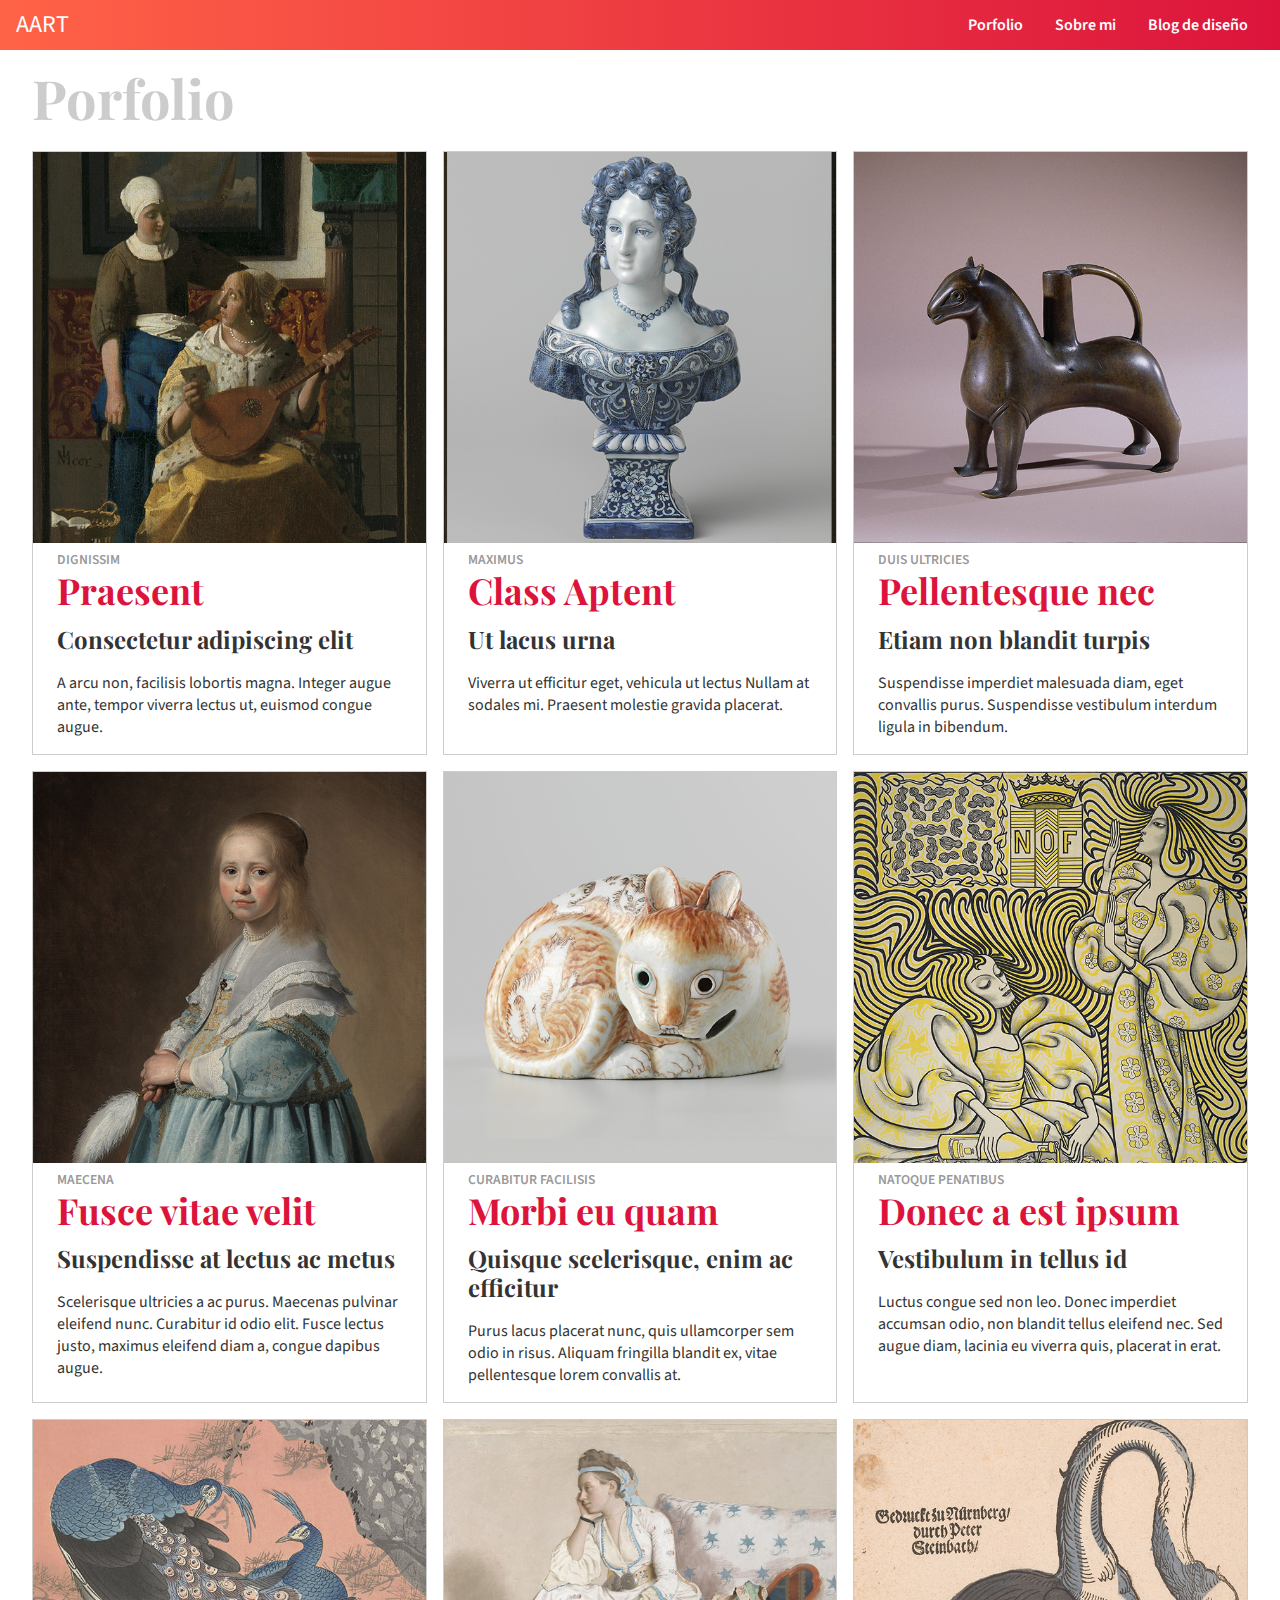
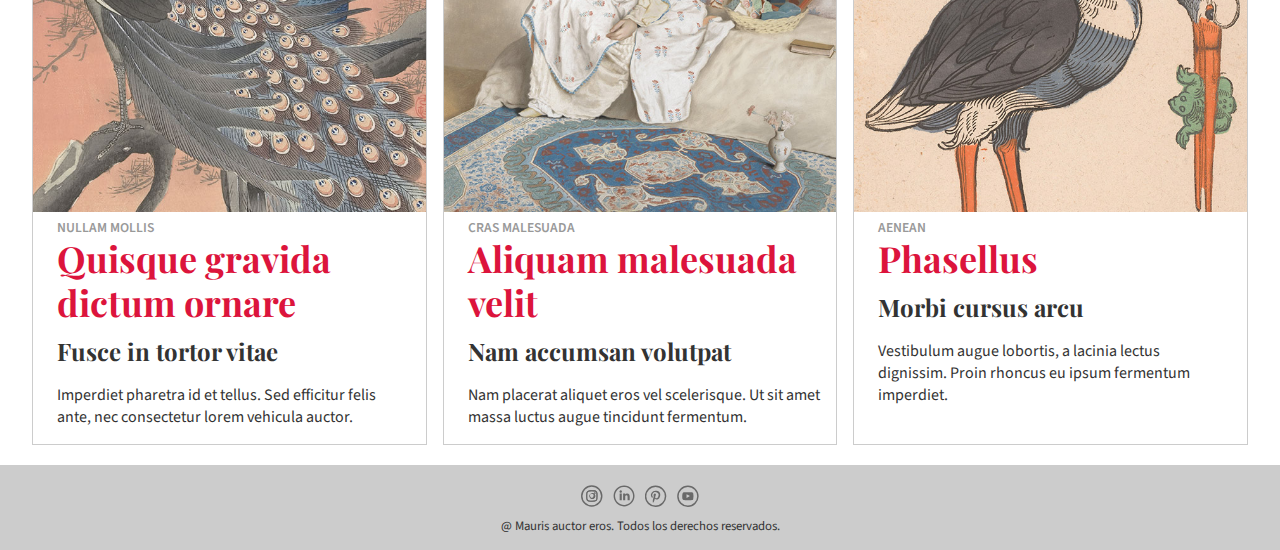
<file: index.html>
<!doctype html>
<html lang="es">
  
  <head>
    <title>Porfolio</title>
    <meta charset="UTF-8">
    <meta name="viewport" content="width=device-width, initial-scale=1">
    <link href="CSS/navbar.css" rel="stylesheet" type="text/css">
    <link href="CSS/porfolio.css" rel="stylesheet" type="text/css">
    
  </head>
    
   <body>
       
    <header class="top-nav">
      <div id="brand">
        AART
      </div>
        
      <input id="menu-toggle" type="checkbox" />
      <label class="menu-button-container" for="menu-toggle">
      <div class="menu-button"></div>
      </label>
      
        <ul class="menu">
          <li><a href="index.html">Porfolio</a></li>
          <li><a href="sobre_mi.html">Sobre mi</a></li>
          <li><a href="">Blog de diseño</a></li>
        </ul>
     </header>

    <h1>Porfolio</h1>
 
    <section class="container">
    
     <a class="elemento uno" href="trabajo1.html">
       <div>
         <img src="images/veermer_home.jpg" alt="cuadro Veermer">
         <h4 class="overline">dignissim</h4>
         <h2 class="interactivo">Praesent</h2>
         <h3>Consectetur adipiscing elit</h3>
         <p> A arcu non, facilisis lobortis magna. Integer augue ante, tempor viverra lectus ut, euismod congue augue.</p>
       </div>
     </a>
        
     <a class="elemento dos" href="trabajo1.html">
        <div>
          <img src="images/porcelana_home.jpg" alt="porcelana de Class Aptent">
          <h4 class="overline">maximus</h4> 
          <h2 class="interactivo">Class Aptent</h2>
          <h3>Ut lacus urna</h3>
          <p>Viverra ut efficitur eget, vehicula ut lectus Nullam at sodales mi. Praesent molestie gravida placerat.</p>
        </div>
     </a>
        
      <a class="elemento tres" href="trabajo1.html">
         <div>
          <img src="images/figura_home.jpg" alt="Duis ultricies de Pellentesque nec">
          <h4 class="overline">Duis ultricies</h4> 
          <h2 class="interactivo">Pellentesque nec</h2>
          <h3>Etiam non blandit turpis</h3>
          <p>Suspendisse imperdiet malesuada diam, eget convallis purus. Suspendisse vestibulum interdum ligula in bibendum.</p>
         </div>
      </a>
        
      <a class="elemento cuatro" href="trabajo1.html">
          <div>
            <img src="images/retrato_home.jpg" alt="Fusce vitae velit">
            <h4 class="overline">Maecena</h4> 
            <h2> Fusce vitae velit</h2>
            <h3>Suspendisse at lectus ac metus</h3>
            <p>Scelerisque ultricies a ac purus. Maecenas pulvinar eleifend nunc. Curabitur id odio elit. Fusce lectus justo, maximus eleifend diam a, congue dapibus augue. </p>
         </div>
      </a>
        
       <a class="elemento cinco" href="trabajo1.html">
        <div><img src="images/gato_home.jpg" alt="Curabitur facilisis">
         <h4 class="overline">Curabitur facilisis</h4>
         <h2>Morbi eu quam</h2>
         <h3>Quisque scelerisque, enim ac efficitur</h3><p>Purus lacus placerat nunc, quis ullamcorper sem odio in risus. Aliquam fringilla blandit ex, vitae pellentesque lorem convallis at. </p>
        </div>
       </a>
        
       <a class="elemento seis" href="trabajo1.html">
         <div>
           <img src="images/joya_home.jpg" alt="natoque penatibus">
           <h4 class="overline">natoque penatibus</h4>
           <h2>Donec a est ipsum</h2>
           <h3>Vestibulum in tellus id </h3>
           <p>Luctus congue sed non leo. Donec imperdiet accumsan odio, non blandit tellus eleifend nec. Sed augue diam, lacinia eu viverra quis, placerat in erat.</p>
         </div>
       </a>
        
       <a class="elemento siete" href="trabajo1.html">
         <div>
           <img src="images/pavos_home.jpg" alt="Nullam mollis">
           <h4 class="overline">Nullam mollis</h4>
           <h2>Quisque gravida dictum ornare</h2>
           <h3>Fusce in tortor vitae </h3>
           <p>Imperdiet pharetra id et tellus. Sed efficitur felis ante, nec consectetur lorem vehicula auctor.</p></div></a>
       
        <a class="elemento ocho" href="trabajo1.html">
          <div>
            <img src="images/oriental_home.jpg" alt="Cras malesuada">
            <h4 class="overline">Cras malesuada</h4>
            <h2>Aliquam malesuada velit</h2>
            <h3>Nam accumsan volutpat </h3>
            <p>Nam placerat aliquet eros vel scelerisque. Ut sit amet massa luctus augue tincidunt fermentum.</p>
         </div>
        </a>
        
       <a class="elemento nueve" href="trabajo1.html">
         <div>
            <img src="images/pelicano_home.jpg" alt="Aenean">
            <h4 class="overline">Aenean</h4>
            <h2>Phasellus</h2>
            <h3>Morbi cursus arcu</h3>
            <p> Vestibulum augue lobortis, a lacinia lectus dignissim. Proin rhoncus eu ipsum fermentum imperdiet. </p>
         </div>
        </a>
        
      </section>
       
      <footer>
        <p><img src="images/icono_instagram.svg" alt="Instagram"/><img src="images/icono_linkedin.svg" alt="Linkedin"/><img src="images/icono_pinterest.svg" alt="Pinterest"/><img src="images/icono_youtube.svg" alt="Youtube"/><br>@  Mauris auctor eros. Todos los derechos reservados.</p>
       </footer>
        
    </body>
</html>
</file>
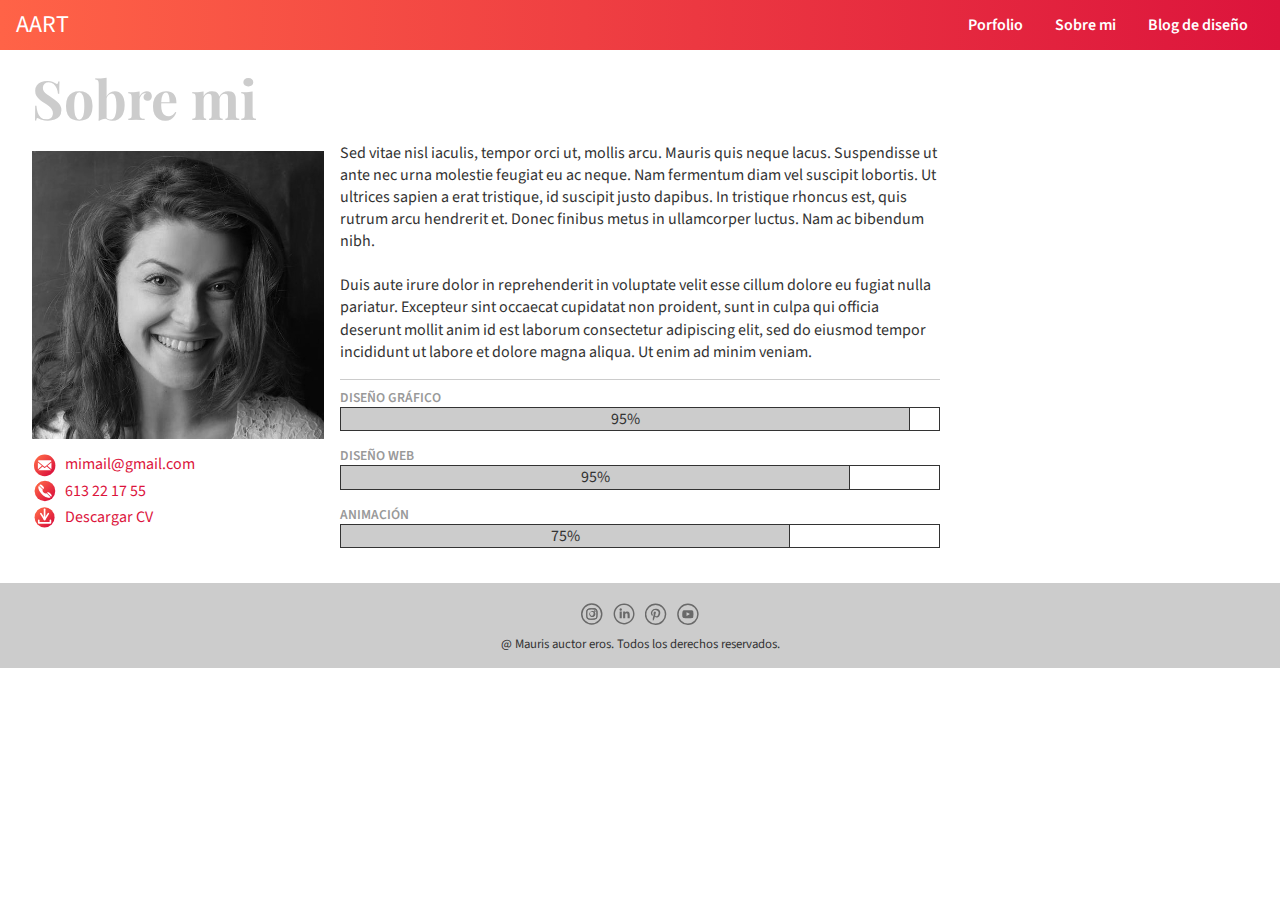
<file: sobre_mi.html>
<!doctype html>
<html lang="es">

<head>
  <meta charset="UTF-8">
  <title>Sobre mi</title>
  <meta name="viewport" content="width=device-width, initial-scale=1">
   <link href="CSS/navbar.css" rel="stylesheet" type="text/css">
   <link href="CSS/porfolio.css" rel="stylesheet" type="text/css">
   <link href="CSS/sobre-mi.css" rel="stylesheet" type="text/css">
 </head>
    
<body>
    
    <header class="top-nav">
        
      <div id="brand">
        AART
      </div>
        
      <input id="menu-toggle" type="checkbox" />
      <label class="menu-button-container" for="menu-toggle">
      <div class="menu-button"></div>
      </label>
      
        <ul class="menu">
          <li><a href="index.html">Porfolio</a></li>
          <li><a href="sobre_mi.html">Sobre mi</a></li>
          <li><a href="">Blog de diseño</a></li>
        </ul>
        
     </header>
    
     <h1>Sobre mi</h1>

    <section class="container">
      
    <div class="primera">
      <img src="images/foto-perfil.jpg"  alt=""/>
      <p><a href=""><img class="icono" src="images/mail.svg" alt=""/> mimail@gmail.com</a><br><a href="tel:613 22 17 55"><img class="icono" src="images/tel.svg" alt=""/> 613 22 17 55</a><br><a href=""><img class="icono" src="images/descargar.svg" alt=""/> Descargar CV</a></p>     
    </div>
        
    <div class="segunda">  
     
       <p id="primer">Sed vitae nisl iaculis, tempor orci ut, mollis arcu. Mauris quis neque lacus. Suspendisse ut ante nec urna molestie feugiat eu ac neque. Nam fermentum diam vel suscipit lobortis. Ut ultrices sapien a erat tristique, id suscipit justo dapibus. In tristique rhoncus est, quis rutrum arcu hendrerit et. Donec finibus metus in ullamcorper luctus. Nam ac bibendum nibh.</p> 
       <p>Duis aute irure dolor in reprehenderit in voluptate velit esse cillum dolore eu fugiat nulla pariatur. Excepteur sint occaecat cupidatat non proident, sunt in culpa qui officia deserunt mollit anim id est laborum consectetur adipiscing elit, sed do eiusmod tempor incididunt ut labore et dolore magna aliqua. Ut enim ad minim veniam.</p>
    
      <hr>

      <h4 class="overline">Diseño Gráfico</h4>

      <table>
          <tr>
            <td class="grafico">95%</td>
            <td></td>
          </tr>
      </table>

      <h4 class="overline">Diseño Web</h4>

      <table>
          <tr>
            <td class="web">95%</td>
            <td></td>
          </tr>
      </table>

      <h4 class="overline">Animación</h4>

      <table>
          <tr>
            <td class="animacion">75%</td>
            <td></td>
          </tr>
      </table>
         
    </div>
        
   </section>
    
    <footer>
        
      <p><img src="images/icono_instagram.svg" alt="Instagram"/><img src="images/icono_linkedin.svg" alt="Linkedin"/><img src="images/icono_pinterest.svg" alt="Pinterest"/><img src="images/icono_youtube.svg" alt="Youtube"/><br>@  Mauris auctor eros. Todos los derechos reservados.</p>
        
    </footer>
    
  </body>
    
</html>
</file>
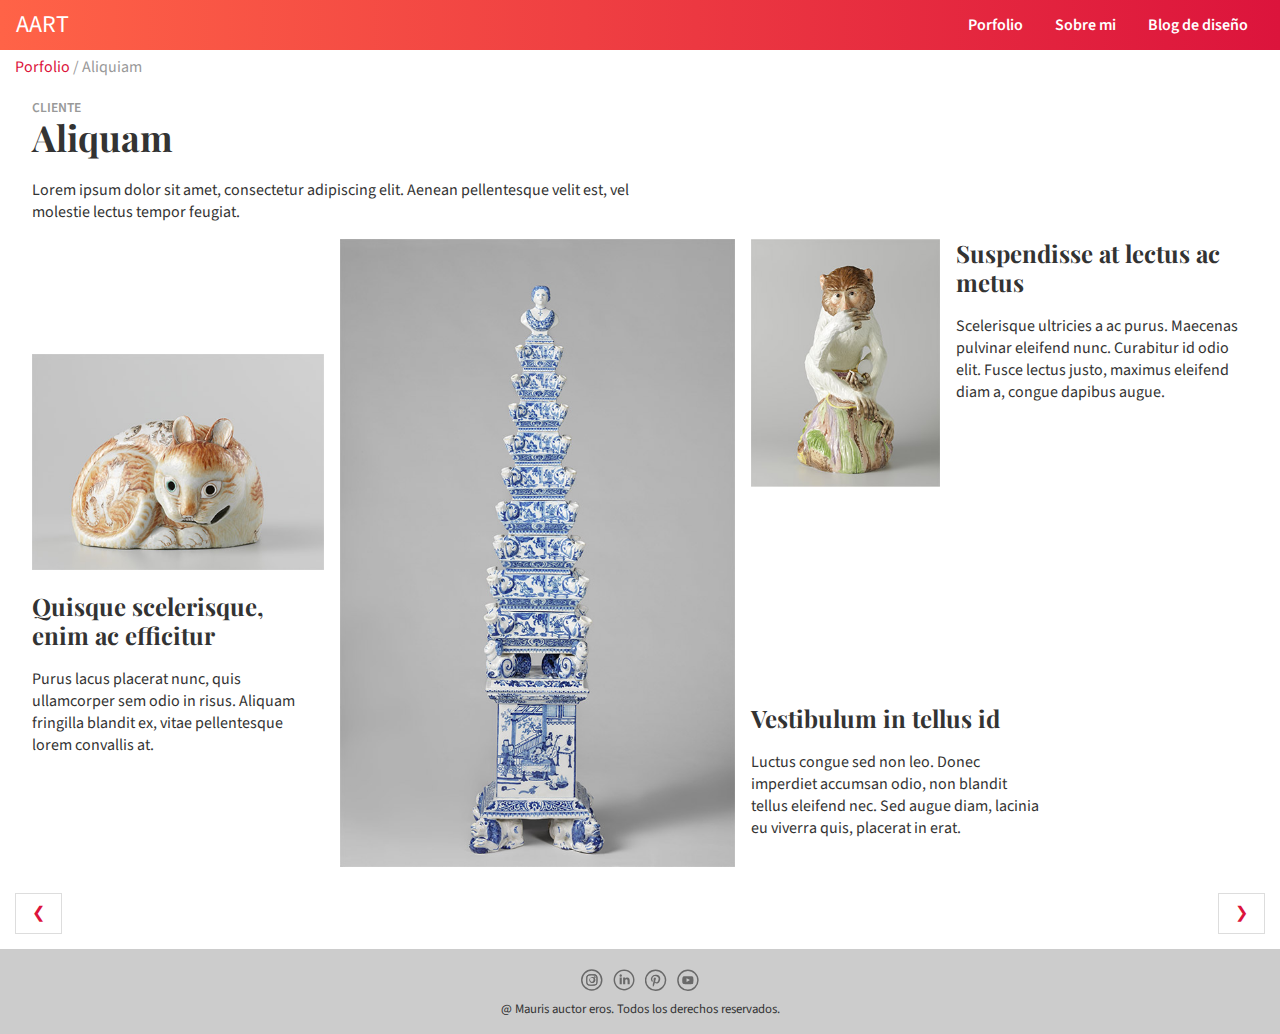
<file: trabajo1.html>
<!doctype html>
<html lang="es">

<head>
  <meta charset="UTF-8">
  <title>Trabajo 1</title>
  <meta name="viewport" content="width=device-width, initial-scale=1">
  <link href="CSS/navbar.css" rel="stylesheet" type="text/css">
  <link href="CSS/porfolio.css" rel="stylesheet" type="text/css">
  <link href="CSS/trabajo1.css" rel="stylesheet" type="text/css">
 </head>
    
  <body>
    <header class="top-nav">
      <div id="brand">
        AART
      </div>
        
      <input id="menu-toggle" type="checkbox" />
      <label class="menu-button-container" for="menu-toggle">
      <div class="menu-button"></div>
      </label>
      
        <ul class="menu">
          <li><a href="index.html">Porfolio</a></li>
          <li><a href="sobre_mi.html">Sobre mi</a></li>
          <li><a href="">Blog de diseño</a></li>
        </ul>
     </header>
     <p class="ruta"><a href="index.html">Porfolio</a> / Aliquiam</p>

     <section class="container">

       <div class="cliente introduccion">
         <h4 class="overline">cliente</h4>
         <h2>Aliquam</h2>
         <p>Lorem ipsum dolor sit amet, consectetur adipiscing elit. Aenean pellentesque velit est, vel molestie lectus tempor feugiat.</p> 
        </div>      

       <div class="gato">
         <img src="images/gato.jpg" alt="cuadro Veermer">
        </div>

       <div class="textogato">
         <h3>Quisque scelerisque, enim ac efficitur</h3>
         <p>Purus lacus placerat nunc, quis ullamcorper sem odio in risus. Aliquam fringilla blandit ex, vitae pellentesque lorem convallis at. </p>
       </div>

       <div class="torre">
         <img src="images/Torre.jpg" alt="porcelana de Class Aptent">
        </div>

       <div class="textotorre">
         <h3>Vestibulum in tellus id </h3>
         <p> Luctus congue sed non leo. Donec imperdiet accumsan odio, non blandit tellus eleifend nec. Sed augue diam, lacinia eu viverra quis, placerat in erat. </p>
       </div>

       <div class="mono">
         <img src="images/mono.jpg" alt="Duis ultricies de Pellentesque nec">
       </div>

       <div class="textomono">
         <h3>Suspendisse at lectus ac metus</h3>
         <p>Scelerisque ultricies a ac purus. Maecenas pulvinar eleifend nunc. Curabitur id odio elit. Fusce lectus justo, maximus eleifend diam a, congue dapibus augue. </p>
       </div>
         
     </section>
      
      <div class="pagination">
        <div><a class="pag" href="#">❮</a></div>
        <div><a class="pag" href="#">❯</a></div>
      </div>
      
    <footer>
        <p><img src="images/icono_instagram.svg" alt="Instagram"/><img src="images/icono_linkedin.svg" alt="Linkedin"/><img src="images/icono_pinterest.svg" alt="Pinterest"/><img src="images/icono_youtube.svg" alt="Youtube"/><br>@  Mauris auctor eros. Todos los derechos reservados.</p>
     </footer>
        
    </body>
</html>
</file>
<file: CSS/navbar.css>
@charset "UTF-8";
/* CSS Document */
html, body {
  margin: 0;
  height: 100%;
  color: #333;
}
#brand{font-size:1.5em;}

.top-nav {
  

  display: flex;
  flex-direction: row;
  align-items: center;
  justify-content: space-between;
  background-color: #00BAF0;
  background: linear-gradient(to right, tomato, Crimson);
  /* W3C, IE 10+/ Edge, Firefox 16+, Chrome 26+, Opera 12+, Safari 7+ */
  color: #FFF;
  height: 50px;
  padding: 1em;

}

.menu {
  display: flex;
  flex-direction: row;
  list-style-type: none;
  margin: 0;
  padding: 0;
}

.menu > li {
  margin: 0 1rem;
  overflow: hidden;
    font-weight:600;
}

.menu > li a:link,.menu > li a:visited{
color:white;
text-decoration: none;
}

.menu > li a:hover{
color:rgba(255, 255, 255, 0.5);

}
.menu-button-container {
  display: none;
  height: 100%;
  width: 30px;
  cursor: pointer;
  flex-direction: column;
  justify-content: center;
  align-items: center;
}

#menu-toggle {
  display: none;
}

.menu-button,
.menu-button::before,
.menu-button::after {
  display: block;
  background-color: #fff;
  position: absolute;
  height: 4px;
  width: 30px;
  transition: transform 400ms cubic-bezier(0.23, 1, 0.32, 1);
  border-radius: 2px;
}

.menu-button::before {
  content: '';
  margin-top: -8px;
}

.menu-button::after {
  content: '';
  margin-top: 8px;
}

#menu-toggle:checked + .menu-button-container .menu-button::before {
  margin-top: 0px;
  transform: rotate(405deg);
}

#menu-toggle:checked + .menu-button-container .menu-button {
  background: rgba(255, 255, 255, 0);
}

#menu-toggle:checked + .menu-button-container .menu-button::after {
  margin-top: 0px;
  transform: rotate(-405deg);
}
@media (max-width: 700px) {
  .menu-button-container {
    display: flex;
  }
  .menu {
    position: absolute;
    top: 0;
    margin-top: 50px;
    left: 0;
    flex-direction: column;
    width: 100%;
    justify-content: center;
    align-items: center;
  }
  #menu-toggle ~ .menu li {
    height: 0;
    margin: 0;
    padding: 0;
    border: 0;
    transition: height 400ms cubic-bezier(0.23, 1, 0.32, 1);
  }
  #menu-toggle:checked ~ .menu li {
    border: 1px solid #333;
    height: 2.5em;
    padding: 0.5em;
    transition: height 400ms cubic-bezier(0.23, 1, 0.32, 1);
  }
  .menu > li {
    display: flex;
    justify-content: center;
    margin: 0;
    padding: 0.5em 0;
    width: 100%;
    color: white;
    background-color: #222;
  }
  .menu > li:not(:last-child) {
    border-bottom: 1px solid #444;
  }
</file>
<file: CSS/porfolio.css>
@charset "UTF-8";
/* CSS Document */
@import url('https://fonts.googleapis.com/css2?family=Playfair+Display:wght@600&family=Source+Sans+Pro:wght@400;600&display=swap');


html, body, div, span, object, iframe,
h1, h2, h3, h4, h5, h6, p, blockquote, pre,
abbr, address, cite, code,
del, dfn, em, img, ins, kbd, q, samp,
small, strong, sub, sup, var,
b, i,
dl, dt, dd, ol, ul, li,
fieldset, form, label, legend,
table, caption, tbody, tfoot, thead, tr, th, td,
article, aside, canvas, details, figcaption, figure, 
footer, header, hgroup, menu, nav, section, summary,
time, mark, audio, video {
  margin:0;
  padding:0;
  border:0;
  outline:0;
  font-size:100%;
  vertical-align:baseline;
  background:transparent;
}

* {
  box-sizing: border-box;
}

html, body {
  font: 16px/1.4 'Source Sans Pro', sans-serif; color:#333;
}

a:link, a:visited{
  text-decoration: none;
  color:crimson;
}

a:hover{
  color:rgba(220, 20, 60, 0.5);
}

a:active{
  color:crimson;
}

h1 {
  font-family: 'Playfair Display', serif;
  font-size: 3.38rem;
  line-height: 1.22em;    
  padding-top: 0.278em;
  text-align: left;
  color:#ccc;
  margin-left: 32px
}

h2 {
  font-family: 'Playfair Display', serif;
  font-size: 2.25em;
  line-height: 1.22em;
  padding-top: 0.278em;
  margin-bottom: 0.333em;
}

h3 {
  font-family: 'Playfair Display', serif;
  font-size: 1.50em;
  line-height: 1.2em;
  margin-bottom: 0.5em;
}

p {
  font-size: 1.00em;
  line-height: 1.38em;
  padding-top: 0.375em;
  margin-bottom: 1.00em;
}
.interactivo {
  color:crimson; 
}

h4.overline{
  font-size:0.85em;
  color:#999;
  margin-bottom:0;
  margin-top: 0;
  padding-bottom: 0;
  font-weight:600;
  text-transform: uppercase; 
}

button{
  color:white;
  padding:10px;
  border: none;
  font-size: 1em;
  background-color: Crimson;
  background: linear-gradient(to right, tomato, Crimson);
    /* W3C, IE 10+/ Edge, Firefox 16+, Chrome 26+, Opera 12+, Safari 7+ */
}

hr{ 
  height:1px;border-width:0;color:#ddd;background-color:#ccc;
}

.container {
   display: grid;
   grid-auto-flow: column;
   grid-template-columns: 1fr 1fr 1fr 1fr 1fr 1fr 1fr 1fr 1fr 1fr 1fr 1fr;
   row-gap: 1rem;
   column-gap: 1rem;
   padding: 20px 0px;
   margin-left:32px;
   margin-right:32px;
}

a.elemento:link, a.elemento:visited{
  color:#333;
}

div.elemento:hover {
  border: 1px solid #777;
}

.icono{
  display:inline-block;
  width:30px;
  padding-right:5px;
  padding-bottom:2px;
  vertical-align:middle;
}

.elemento h2, .elemento h3, .elemento h4, .elemento p{
  padding-left:1.5rem;
  padding-right:1rem;
}

.elemento h2{
  color:crimson;
  padding-top:0;
}

.elemento {
  color: #333;
  border: 1px solid #ccc;
  cursor:pointer;
  text-decoration: none;
}

.uno {
  grid-column:1 / span 4;
}

.dos {
  grid-column:5 / span 4;
}

.tres {
  grid-column:9 / span 4;
}

.cuatro {
  grid-column:1 / span 4;
}

.cinco {
  grid-column:5 / span 4;
}

.seis {
  grid-column:9 / span 4;
}

.siete {
  grid-column:1 / span 4
}

.ocho {
  grid-column:5 / span 4;
}

.nueve {
  grid-column:9 / span 4;
}

img {
  width: 100%;
}

footer{
  width:100%;
  background-color:#ccc; 
}

footer p{ 
 font-size:0.8em;
 text-align:center; 
 padding:15px;
}

footer img{
  text-align:center;
  width: 32px;
  padding:5px;
}

@media (max-width: 913px) {
 
  .container {
   grid-template-columns: 1fr;
   row-gap: 1rem;
   padding: 15px 0px;
   margin-left:15px;
   margin-right:15px;
  }
   .uno, .dos, .tres, .cuatro, .cinco, .seis, .siete, .ocho, .nueve{grid-column:1 / 1}
   h1 {margin-left: 15px;}
    
}
</file>
<file: CSS/sobre-mi.css>
@charset "UTF-8";
/* CSS Document */

.primera{
  grid-column:1 / span 3;
}

.segunda{
  grid-column:4 / span 6;
}

#primer {
  margin-top:-15px;
}

.tercera {  
  grid-column:9 / span 4;
}

table, th, td {
  border:1px solid #333;
  border-collapse: collapse;
  height:20px;
  }

table{
  width:100%;
  margin-bottom:15px;
}

.grafico{
  width:95%; 
  background-color:#ccc; 
  text-align: center;
}

.web{
  width:85%; background-color:#ccc; text-align: center;
}

.animacion{
  width:75%; background-color:#ccc;text-align: center;
}

.float{
  float:right;clear:right;
}

@media (max-width: 912px) {
  
   .container {
     display:block;
     margin-left: 15px; 
     margin-right: 15px;
  }
  #primer {
    margin-top:0;
      }
}
</file>
<file: CSS/trabajo1.css>
@charset "UTF-8";
/* CSS Document */



p {
  margin-bottom: 2.13rem;
}
    
div:last-child p{
  margin-bottom: 0;
}

.ruta{
  margin-left:15px; 
  color:#999;
  margin-bottom:0;
}
.ruta a, .ruta visited{
  color:crimson;text-decoration: none;
}

h2{
  padding-top:0;
  line-height:2.50rem;
  margin-bottom: 0.999rem;
}

.introduccion{
  grid-column:1 / span 6;
  grid-row:1 / span 1;}

.introduccion p{
  margin-bottom:0;
}

.gato{
  grid-column:1 / span 3;
  grid-row:2 / span 1;
  align-self:end;
}

.torre{  
  grid-column:4 / span 4;
  grid-row-end: span 2;
  align-self:end;
}

.mono{
  grid-column:8 / span 2;
  grid-row:2/ span 1;
}

.textomono{
  grid-column:10 / span 3;
  grid-row:2/ span 1;
}

.textogato{
  grid-column:1 / span 3;
  grid-row:3/ span 1;
  align-self:start;
}

.textotorre{
  grid-column:8 / span 3;
  grid-row:3/ span 1;
  align-self:end;
}

.pagination {
  display: flex;
  flex-wrap: wrap;
  text-align: center;
  flex-direction:row;
  justify-content:space-between;
  padding: 0px 15px 15px 15px;
}

.pagination a {
  color: crimson;
  float: left;
  padding: 8px 16px;
  text-decoration: none;
  transition: background-color .3s;
  border: 1px solid #ddd;
}
a.pag:hover{
  background-color: #ddd;   
}

@media (max-width: 912px) {
  
 
   .container {
   display:block;
   margin-left: 15px; 
   margin-right: 15px;
  }
   div.introduccion{
   margin-bottom:25px;
    }
}
</file>
